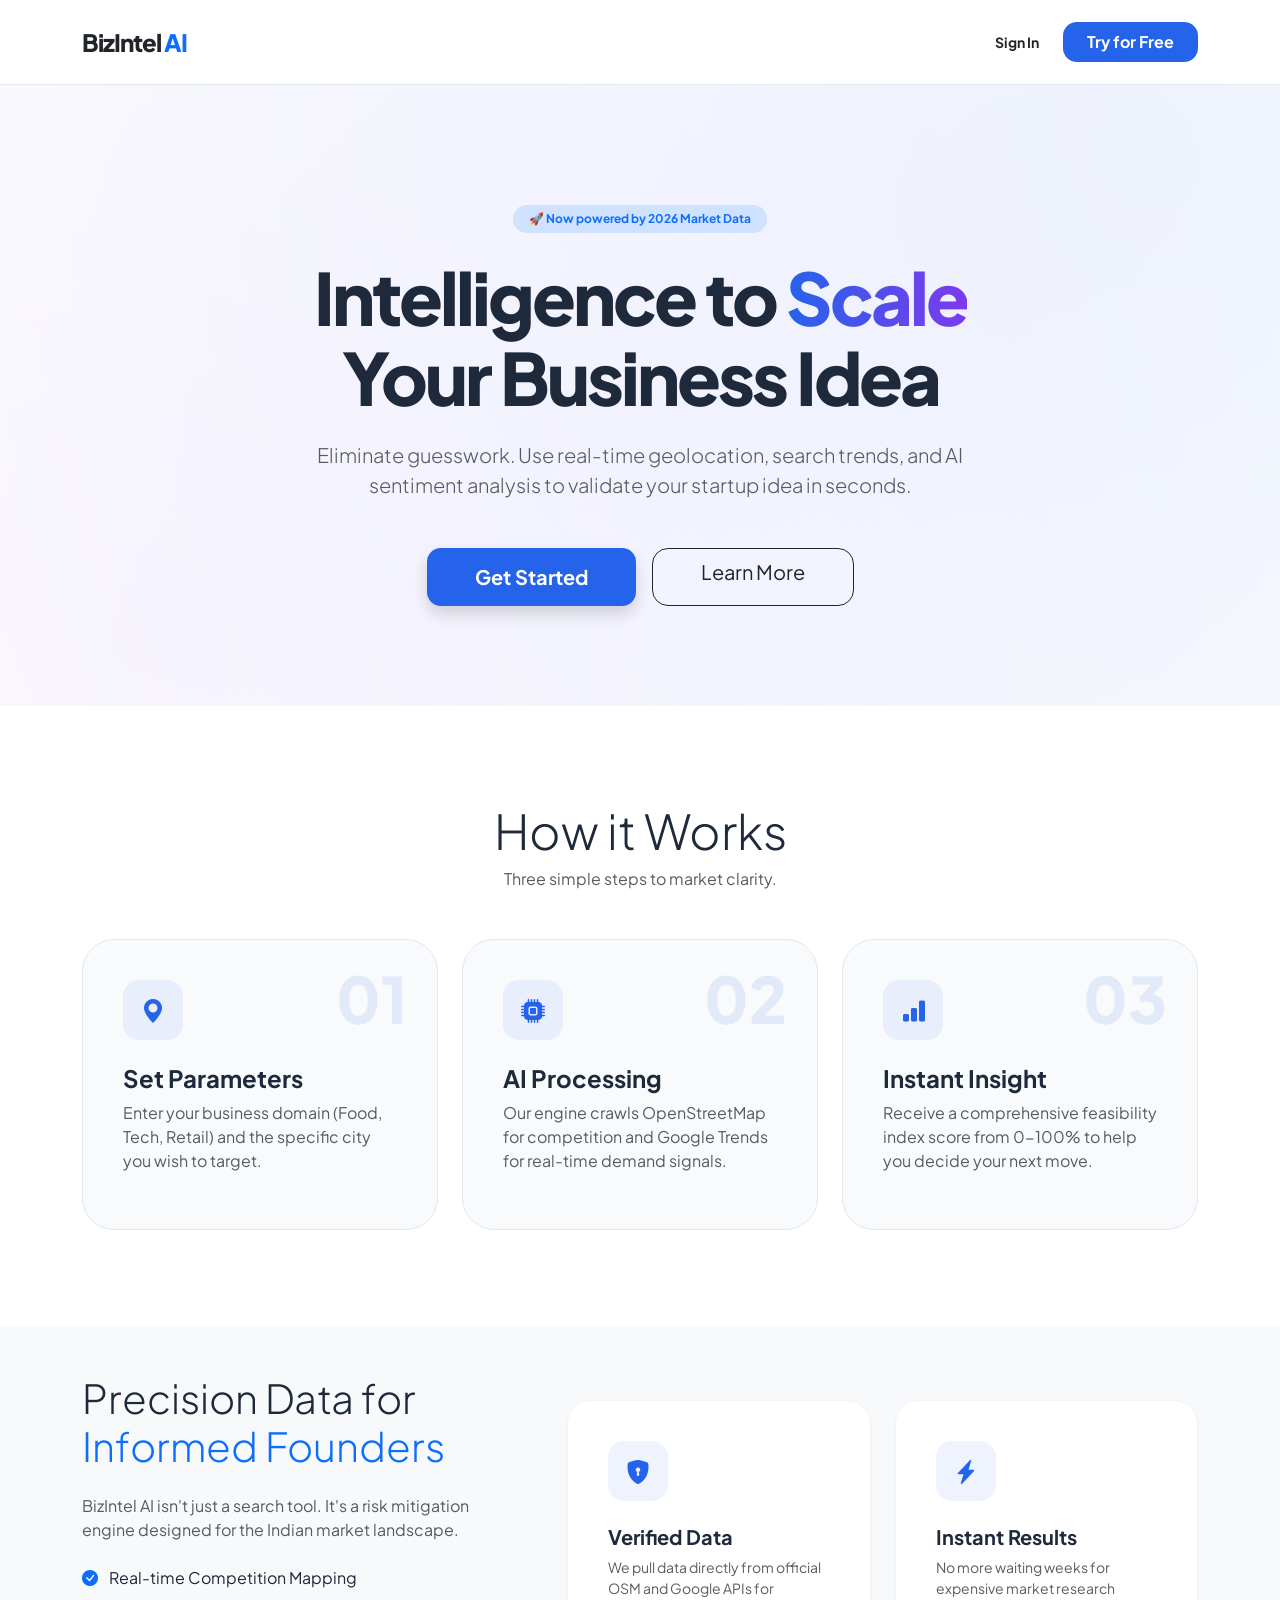
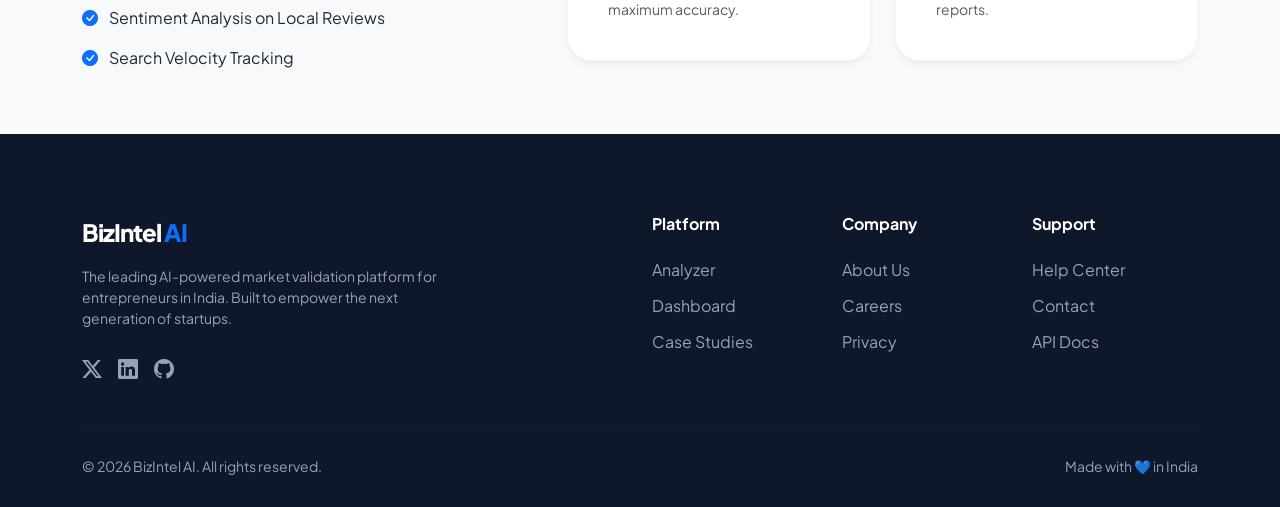
<file: templates/index.html>
<!DOCTYPE html>
<html lang="en">
<head>
    <meta charset="UTF-8">
    <meta name="viewport" content="width=device-width, initial-scale=1.0">
    <title>BizIntel AI | Smart Business Analyzer</title>
    <link href="https://fonts.googleapis.com/css2?family=Plus+Jakarta+Sans:wght@400;600;700;800&display=swap" rel="stylesheet">
    <link href="https://cdn.jsdelivr.net/npm/bootstrap@5.3.0/dist/css/bootstrap.min.css" rel="stylesheet">
    <link rel="stylesheet" href="https://cdn.jsdelivr.net/npm/bootstrap-icons@1.11.0/font/bootstrap-icons.css">
    
    <style>
        :root {
            --primary-blue: #2563eb;
            --soft-bg: #f8fafc;
            --dark-navy: #0f172a;
        }

        body {
            font-family: 'Plus Jakarta Sans', sans-serif;
            background-color: #ffffff;
            color: #1e293b;
            scroll-behavior: smooth;
        }

        /* --- NAVBAR --- */
        .navbar-custom {
            backdrop-filter: blur(12px);
            background: rgba(255, 255, 255, 0.9);
            border-bottom: 1px solid #e2e8f0;
            padding: 1.2rem 0;
        }

        .logo-text { font-weight: 800; font-size: 1.5rem; letter-spacing: -1px; }

        /* --- HERO SECTION --- */
        .hero-section {
            padding: 120px 0 100px;
            background: radial-gradient(circle at 90% 10%, rgba(37, 99, 235, 0.08), transparent),
                        radial-gradient(circle at 10% 90%, rgba(124, 58, 237, 0.05), transparent);
        }

        .hero-title {
            font-size: clamp(2.5rem, 6vw, 4.5rem);
            font-weight: 800;
            line-height: 1.1;
            letter-spacing: -3px;
            margin-bottom: 1.5rem;
        }

        .hero-title span {
            background: linear-gradient(90deg, #2563eb, #7c3aed);
            -webkit-background-clip: text;
            -webkit-text-fill-color: transparent;
        }

        /* --- HOW IT WORKS --- */
        .step-card {
            padding: 40px;
            border-radius: 32px;
            background: var(--soft-bg);
            border: 1px solid #e2e8f0;
            position: relative;
            height: 100%;
        }

        .step-number {
            font-weight: 800;
            font-size: 4rem;
            color: rgba(37, 99, 235, 0.1);
            position: absolute;
            top: 10px;
            right: 30px;
        }

        /* --- FEATURES --- */
        .feature-card {
            background: #ffffff;
            border: 1px solid #f1f5f9;
            border-radius: 24px;
            padding: 2.5rem;
            transition: all 0.4s cubic-bezier(0.4, 0, 0.2, 1);
            box-shadow: 0 4px 6px -1px rgba(0, 0, 0, 0.05);
        }

        .feature-card:hover {
            transform: translateY(-12px);
            box-shadow: 0 25px 50px -12px rgba(0, 0, 0, 0.08);
            border-color: var(--primary-blue);
        }

        .icon-circle {
            width: 60px;
            height: 60px;
            background: rgba(37, 99, 235, 0.08);
            color: var(--primary-blue);
            border-radius: 16px;
            display: flex;
            align-items: center;
            justify-content: center;
            font-size: 1.5rem;
            margin-bottom: 1.5rem;
        }

        /* --- FOOTER --- */
        .footer-main {
            background: var(--dark-navy);
            color: #94a3b8;
            padding: 80px 0 30px;
        }

        .footer-title { color: #ffffff; font-weight: 700; margin-bottom: 25px; }
        .footer-link { color: #94a3b8; text-decoration: none; transition: 0.3s; display: block; margin-bottom: 12px; }
        .footer-link:hover { color: #ffffff; padding-left: 5px; }

        .btn-primary-custom {
            background: var(--primary-blue);
            color: white;
            padding: 14px 32px;
            border-radius: 14px;
            font-weight: 700;
            border: none;
            transition: 0.3s;
        }

        .btn-primary-custom:hover {
            background: #1d4ed8;
            box-shadow: 0 12px 20px -5px rgba(37, 99, 235, 0.4);
        }
    </style>
</head>
<body>

    <nav class="navbar navbar-expand-lg navbar-custom sticky-top">
        <div class="container">
            <a class="navbar-brand logo-text text-dark" href="/">
                BizIntel <span class="text-primary">AI</span>
            </a>
            <div class="ms-auto d-flex align-items-center gap-4">
                <a href="/login" class="text-dark fw-bold text-decoration-none small">Sign In</a>
                <a href="/register" class="btn btn-primary-custom px-4 py-2 small">Try for Free</a>
            </div>
        </div>
    </nav>

    <header class="hero-section">
        <div class="container text-center">
            <span class="badge rounded-pill bg-primary-subtle text-primary px-3 py-2 fw-bold mb-4">
                🚀 Now powered by 2026 Market Data
            </span>
            <h1 class="hero-title mx-auto" style="max-width: 1000px;">
                Intelligence to <span>Scale</span> <br>Your Business Idea
            </h1>
            <p class="lead text-muted mb-5 mx-auto" style="max-width: 650px; font-size: 1.25rem;">
                Eliminate guesswork. Use real-time geolocation, search trends, and AI sentiment analysis to validate your startup idea in seconds.
            </p>
            <div class="d-flex justify-content-center gap-3">
                <a href="/login" class="btn btn-primary-custom btn-lg px-5 shadow">Get Started</a>
                <a href="#how-it-works" class="btn btn-outline-dark btn-lg px-5 rounded-4">Learn More</a>
            </div>
        </div>
    </header>

    <section id="how-it-works" class="py-5">
        <div class="container py-5">
            <div class="text-center mb-5">
                <h2 class="fw-800 display-5">How it Works</h2>
                <p class="text-muted">Three simple steps to market clarity.</p>
            </div>
            <div class="row g-4">
                <div class="col-md-4">
                    <div class="step-card">
                        <span class="step-number">01</span>
                        <div class="icon-circle"><i class="bi bi-geo-alt-fill"></i></div>
                        <h4 class="fw-bold">Set Parameters</h4>
                        <p class="text-muted">Enter your business domain (Food, Tech, Retail) and the specific city you wish to target.</p>
                    </div>
                </div>
                <div class="col-md-4">
                    <div class="step-card">
                        <span class="step-number">02</span>
                        <div class="icon-circle"><i class="bi bi-cpu-fill"></i></div>
                        <h4 class="fw-bold">AI Processing</h4>
                        <p class="text-muted">Our engine crawls OpenStreetMap for competition and Google Trends for real-time demand signals.</p>
                    </div>
                </div>
                <div class="col-md-4">
                    <div class="step-card">
                        <span class="step-number">03</span>
                        <div class="icon-circle"><i class="bi bi-bar-chart-fill"></i></div>
                        <h4 class="fw-bold">Instant Insight</h4>
                        <p class="text-muted">Receive a comprehensive feasibility index score from 0-100% to help you decide your next move.</p>
                    </div>
                </div>
            </div>
        </div>
    </section>

    <section class="py-5 bg-light">
        <div class="container">
            <div class="row g-5 align-items-center">
                <div class="col-lg-5">
                    <h2 class="display-6 fw-800 mb-4">Precision Data for <br><span class="text-primary">Informed Founders</span></h2>
                    <p class="text-muted mb-4">BizIntel AI isn't just a search tool. It's a risk mitigation engine designed for the Indian market landscape.</p>
                    <ul class="list-unstyled">
                        <li class="mb-3"><i class="bi bi-check-circle-fill text-primary me-2"></i> Real-time Competition Mapping</li>
                        <li class="mb-3"><i class="bi bi-check-circle-fill text-primary me-2"></i> Sentiment Analysis on Local Reviews</li>
                        <li class="mb-3"><i class="bi bi-check-circle-fill text-primary me-2"></i> Search Velocity Tracking</li>
                    </ul>
                </div>
                <div class="col-lg-7">
                    <div class="row g-4">
                        <div class="col-md-6">
                            <div class="feature-card">
                                <div class="icon-circle"><i class="bi bi-shield-lock-fill"></i></div>
                                <h5 class="fw-bold">Verified Data</h5>
                                <p class="small text-muted mb-0">We pull data directly from official OSM and Google APIs for maximum accuracy.</p>
                            </div>
                        </div>
                        <div class="col-md-6">
                            <div class="feature-card">
                                <div class="icon-circle"><i class="bi bi-lightning-charge-fill"></i></div>
                                <h5 class="fw-bold">Instant Results</h5>
                                <p class="small text-muted mb-0">No more waiting weeks for expensive market research reports.</p>
                            </div>
                        </div>
                    </div>
                </div>
            </div>
        </div>
    </section>

    <footer class="footer-main">
        <div class="container">
            <div class="row g-4">
                <div class="col-lg-4">
                    <a class="navbar-brand logo-text text-white mb-3 d-block" href="#">
                        BizIntel <span class="text-primary">AI</span>
                    </a>
                    <p class="small">The leading AI-powered market validation platform for entrepreneurs in India. Built to empower the next generation of startups.</p>
                    <div class="d-flex gap-3 fs-5 mt-4">
                        <i class="bi bi-twitter-x"></i>
                        <i class="bi bi-linkedin"></i>
                        <i class="bi bi-github"></i>
                    </div>
                </div>
                <div class="col-md-2 offset-lg-2">
                    <h6 class="footer-title">Platform</h6>
                    <a href="/analysis" class="footer-link">Analyzer</a>
                    <a href="/dashboard" class="footer-link">Dashboard</a>
                    <a href="/reports" class="footer-link">Case Studies</a>
                </div>
                <div class="col-md-2">
                    <h6 class="footer-title">Company</h6>
                    <a href="/about" class="footer-link">About Us</a>
                    <a href="/careers" class="footer-link">Careers</a>
                    <a href="/privacy" class="footer-link">Privacy</a>
                </div>
                <div class="col-md-2">
                    <h6 class="footer-title">Support</h6>
                    <a href="#" class="footer-link">Help Center</a>
                    <a href="#" class="footer-link">Contact</a>
                    <a href="#" class="footer-link">API Docs</a>
                </div>
            </div>
            <hr class="mt-5 mb-4" style="border-color: rgba(255,255,255,0.1);">
            <div class="row align-items-center">
                <div class="col-md-6 text-center text-md-start">
                    <p class="small mb-0">&copy; 2026 BizIntel AI. All rights reserved.</p>
                </div>
                <div class="col-md-6 text-center text-md-end">
                    <p class="small mb-0">Made with 💙 in India</p>
                </div>
            </div>
        </div>
    </footer>

    <script src="https://cdn.jsdelivr.net/npm/bootstrap@5.3.0/dist/js/bootstrap.bundle.min.js"></script>
</body>
</html>
</file>
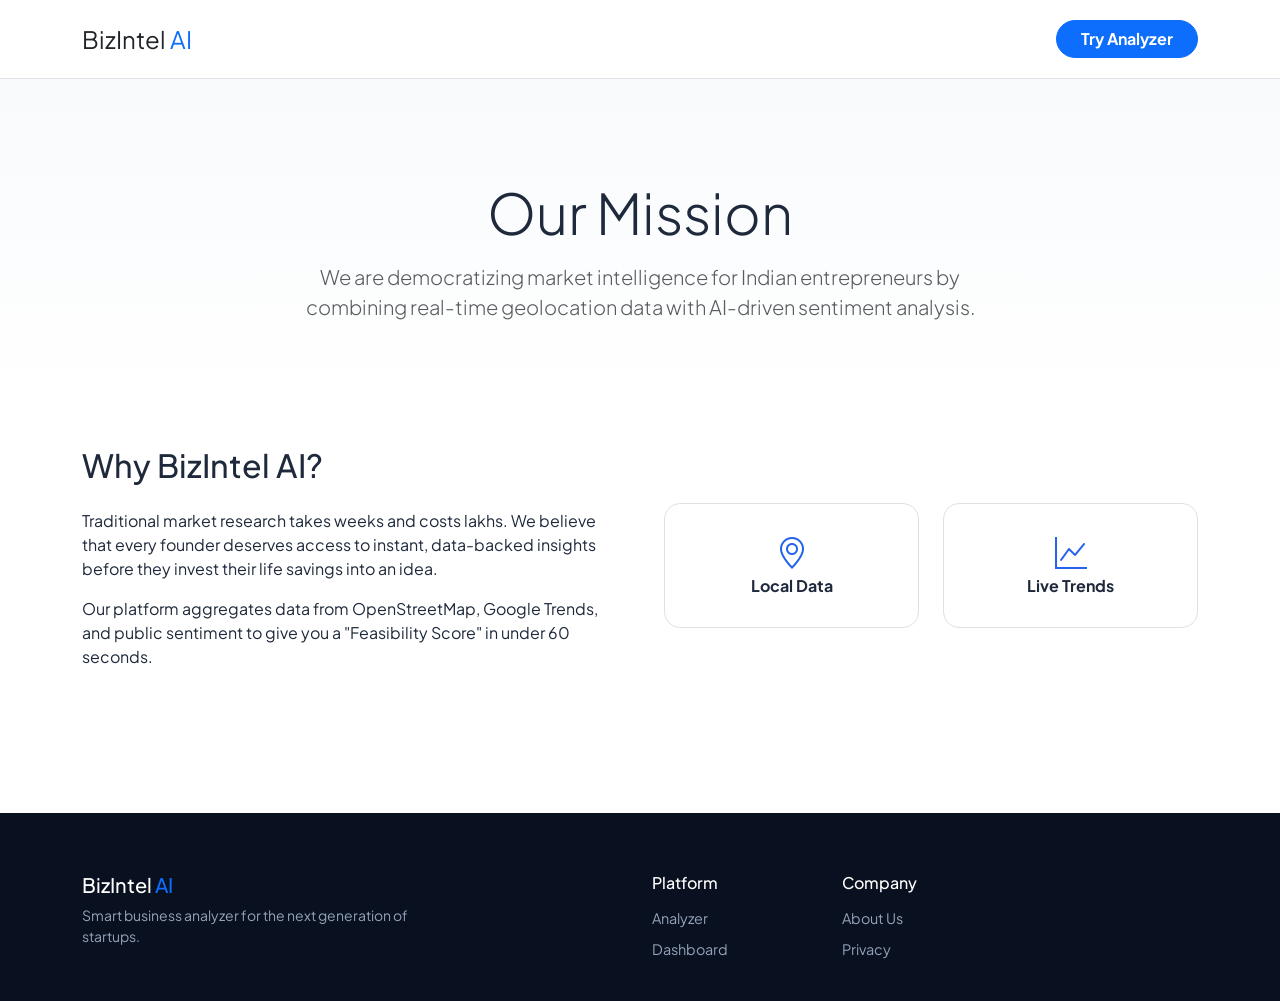
<file: templates/about.html>
<!DOCTYPE html>
<html lang="en">
<head>
    <meta charset="UTF-8">
    <meta name="viewport" content="width=device-width, initial-scale=1.0">
    <title>About Us | BizIntel AI</title>
    <link href="https://fonts.googleapis.com/css2?family=Plus+Jakarta+Sans:wght@400;600;700;800&display=swap" rel="stylesheet">
    <link href="https://cdn.jsdelivr.net/npm/bootstrap@5.3.0/dist/css/bootstrap.min.css" rel="stylesheet">
    <link rel="stylesheet" href="https://cdn.jsdelivr.net/npm/bootstrap-icons@1.11.0/font/bootstrap-icons.css">
    <style>
        :root { --primary-blue: #2563eb; --dark-navy: #091020; }
        body { font-family: 'Plus Jakarta Sans', sans-serif; background-color: #ffffff; color: #1e293b; }
        .hero-about { padding: 100px 0 60px; background: linear-gradient(to bottom, #f8fafc, #ffffff); }
        .feature-icon { font-size: 2rem; color: var(--primary-blue); margin-bottom: 20px; }
        .footer-main { background-color: var(--dark-navy); color: #94a3b8; padding: 60px 0 30px; margin-top: 80px; }
        .footer-link { color: #94a3b8; text-decoration: none; display: block; margin-bottom: 10px; font-size: 0.9rem; }
    </style>
</head>
<body>

    <nav class="navbar navbar-expand-lg border-bottom py-3 sticky-top bg-white">
        <div class="container">
            <a class="navbar-brand fw-800 fs-4 text-dark" href="/">BizIntel <span class="text-primary">AI</span></a>
            <div class="ms-auto"><a href="/analysis" class="btn btn-primary rounded-pill px-4 fw-bold">Try Analyzer</a></div>
        </div>
    </nav>

    <header class="hero-about text-center">
        <div class="container">
            <h1 class="display-4 fw-800 mb-3">Our Mission</h1>
            <p class="lead text-muted mx-auto" style="max-width: 700px;">We are democratizing market intelligence for Indian entrepreneurs by combining real-time geolocation data with AI-driven sentiment analysis.</p>
        </div>
    </header>

    <section class="py-5">
        <div class="container">
            <div class="row g-5 align-items-center">
                <div class="col-lg-6">
                    <h2 class="fw-800 mb-4">Why BizIntel AI?</h2>
                    <p>Traditional market research takes weeks and costs lakhs. We believe that every founder deserves access to instant, data-backed insights before they invest their life savings into an idea.</p>
                    <p>Our platform aggregates data from OpenStreetMap, Google Trends, and public sentiment to give you a "Feasibility Score" in under 60 seconds.</p>
                </div>
                <div class="col-lg-6">
                    <div class="row g-4 text-center">
                        <div class="col-6"><div class="p-4 border rounded-4"><i class="bi bi-geo-alt feature-icon"></i><h6 class="fw-bold">Local Data</h6></div></div>
                        <div class="col-6"><div class="p-4 border rounded-4"><i class="bi bi-graph-up feature-icon"></i><h6 class="fw-bold">Live Trends</h6></div></div>
                    </div>
                </div>
            </div>
        </div>
    </section>

    <footer class="footer-main">
        <div class="container">
            <div class="row g-4">
                <div class="col-lg-4"><h5 class="text-white fw-800">BizIntel <span class="text-primary">AI</span></h5><p class="small">Smart business analyzer for the next generation of startups.</p></div>
                <div class="col-md-2 offset-lg-2"><h6 class="text-white mb-3">Platform</h6><a href="/analysis" class="footer-link">Analyzer</a><a href="/dashboard" class="footer-link">Dashboard</a></div>
                <div class="col-md-2"><h6 class="text-white mb-3">Company</h6><a href="/about" class="footer-link">About Us</a><a href="/privacy" class="footer-link">Privacy</a></div>
            </div>
        </div>
    </footer>
</body>
</html>
</file>
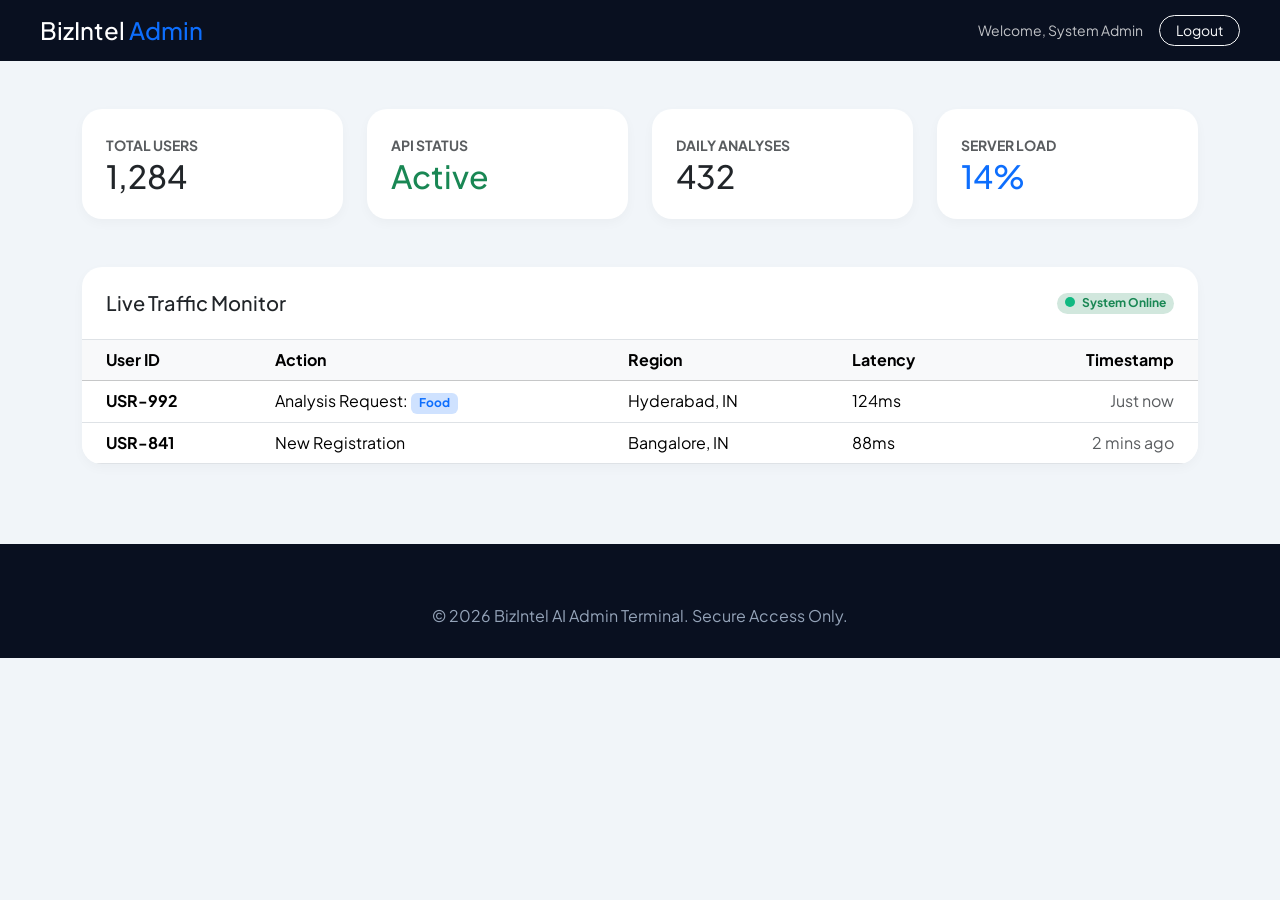
<file: templates/admin_monitor.html>
<!DOCTYPE html>
<html lang="en">
<head>
    <meta charset="UTF-8">
    <meta name="viewport" content="width=device-width, initial-scale=1.0">
    <title>Admin Monitor | BizIntel AI</title>
    <link href="https://fonts.googleapis.com/css2?family=Plus+Jakarta+Sans:wght@400;600;700;800&display=swap" rel="stylesheet">
    <link href="https://cdn.jsdelivr.net/npm/bootstrap@5.3.0/dist/css/bootstrap.min.css" rel="stylesheet">
    <link rel="stylesheet" href="https://cdn.jsdelivr.net/npm/bootstrap-icons@1.11.0/font/bootstrap-icons.css">
    <style>
        :root { --primary-blue: #2563eb; --dark-navy: #091020; }
        body { background-color: #f1f5f9; font-family: 'Plus Jakarta Sans', sans-serif; }
        .admin-nav { background: var(--dark-navy); color: white; padding: 15px 40px; }
        .stat-card { background: white; border-radius: 20px; border: none; box-shadow: 0 4px 12px rgba(0,0,0,0.03); transition: 0.3s; }
        .stat-card:hover { transform: translateY(-5px); }
        .status-dot { height: 10px; width: 10px; background-color: #10b981; border-radius: 50%; display: inline-block; margin-right: 5px; }
        .footer-main { background-color: var(--dark-navy); color: #94a3b8; padding: 60px 0 30px; margin-top: 80px; }
        .footer-link { color: #94a3b8; text-decoration: none; display: block; margin-bottom: 10px; font-size: 0.9rem; }
    </style>
</head>
<body>

    <nav class="admin-nav d-flex justify-content-between align-items-center">
        <h4 class="mb-0 fw-800">BizIntel <span class="text-primary">Admin</span></h4>
        <div class="d-flex align-items-center gap-3">
            <span class="small opacity-75">Welcome, System Admin</span>
            <a href="/logout" class="btn btn-outline-light btn-sm rounded-pill px-3">Logout</a>
        </div>
    </nav>

    <div class="container mt-5">
        <div class="row g-4 mb-5">
            <div class="col-md-3">
                <div class="stat-card p-4">
                    <small class="text-muted fw-bold">TOTAL USERS</small>
                    <h2 class="fw-800 mb-0">1,284</h2>
                </div>
            </div>
            <div class="col-md-3">
                <div class="stat-card p-4">
                    <small class="text-muted fw-bold">API STATUS</small>
                    <h2 class="fw-800 mb-0 text-success">Active</h2>
                </div>
            </div>
            <div class="col-md-3">
                <div class="stat-card p-4">
                    <small class="text-muted fw-bold">DAILY ANALYSES</small>
                    <h2 class="fw-800 mb-0">432</h2>
                </div>
            </div>
            <div class="col-md-3">
                <div class="stat-card p-4">
                    <small class="text-muted fw-bold">SERVER LOAD</small>
                    <h2 class="fw-800 mb-0 text-primary">14%</h2>
                </div>
            </div>
        </div>

        <div class="card stat-card p-0 overflow-hidden">
            <div class="p-4 border-bottom d-flex justify-content-between align-items-center">
                <h5 class="fw-800 mb-0">Live Traffic Monitor</h5>
                <span class="badge bg-success-subtle text-success rounded-pill"><span class="status-dot"></span> System Online</span>
            </div>
            <div class="table-responsive">
                <table class="table table-hover mb-0">
                    <thead class="table-light">
                        <tr>
                            <th class="ps-4">User ID</th>
                            <th>Action</th>
                            <th>Region</th>
                            <th>Latency</th>
                            <th class="text-end pe-4">Timestamp</th>
                        </tr>
                    </thead>
                    <tbody>
                        <tr>
                            <td class="ps-4 fw-bold">USR-992</td>
                            <td>Analysis Request: <span class="badge bg-primary-subtle text-primary">Food</span></td>
                            <td>Hyderabad, IN</td>
                            <td>124ms</td>
                            <td class="text-end pe-4 text-muted">Just now</td>
                        </tr>
                        <tr>
                            <td class="ps-4 fw-bold">USR-841</td>
                            <td>New Registration</td>
                            <td>Bangalore, IN</td>
                            <td>88ms</td>
                            <td class="text-end pe-4 text-muted">2 mins ago</td>
                        </tr>
                    </tbody>
                </table>
            </div>
        </div>
    </div>

    <footer class="footer-main">
        <div class="container text-center">
            <p class="mb-0">© 2026 BizIntel AI Admin Terminal. Secure Access Only.</p>
        </div>
    </footer>

</body>
</html>
</file>
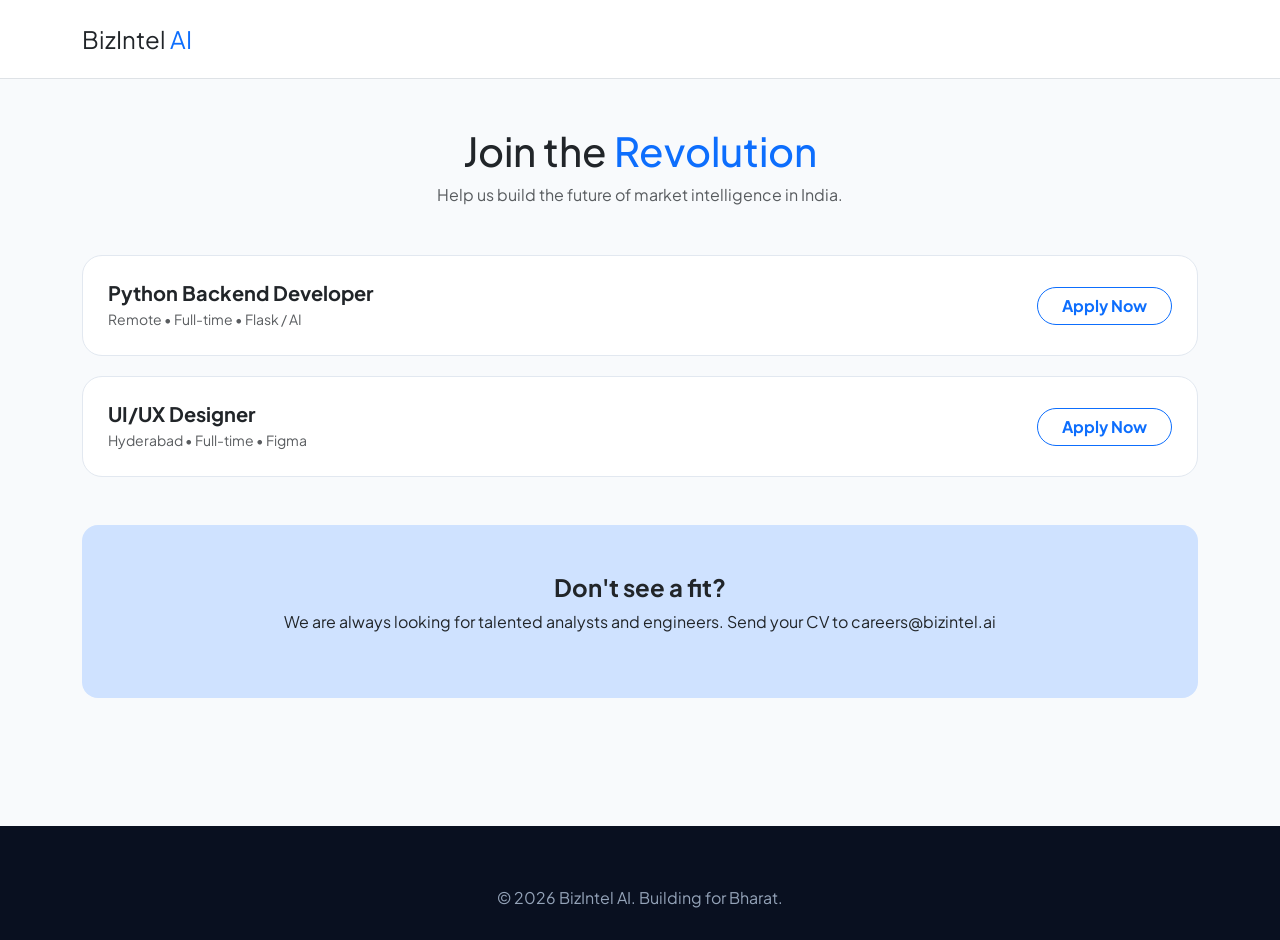
<file: templates/careers.html>
<!DOCTYPE html>
<html lang="en">
<head>
    <meta charset="UTF-8">
    <meta name="viewport" content="width=device-width, initial-scale=1.0">
    <title>Careers | BizIntel AI</title>
    <link href="https://fonts.googleapis.com/css2?family=Plus+Jakarta+Sans:wght@400;600;700;800&display=swap" rel="stylesheet">
    <link href="https://cdn.jsdelivr.net/npm/bootstrap@5.3.0/dist/css/bootstrap.min.css" rel="stylesheet">
    <link rel="stylesheet" href="https://cdn.jsdelivr.net/npm/bootstrap-icons@1.11.0/font/bootstrap-icons.css">
    <style>
        :root { --primary-blue: #2563eb; --dark-navy: #091020; }
        body { font-family: 'Plus Jakarta Sans', sans-serif; background-color: #f8fafc; }
        .job-card { background: white; border-radius: 20px; padding: 25px; border: 1px solid #e2e8f0; transition: 0.3s; margin-bottom: 20px; }
        .job-card:hover { border-color: var(--primary-blue); transform: translateY(-5px); }
        .footer-main { background-color: var(--dark-navy); color: #94a3b8; padding: 60px 0 30px; margin-top: 80px; }
    </style>
</head>
<body>
    <nav class="navbar navbar-expand-lg border-bottom py-3 bg-white">
        <div class="container"><a class="navbar-brand fw-800 fs-4 text-dark" href="/">BizIntel <span class="text-primary">AI</span></a></div>
    </nav>

    <div class="container py-5">
        <div class="text-center mb-5">
            <h1 class="fw-800">Join the <span class="text-primary">Revolution</span></h1>
            <p class="text-muted">Help us build the future of market intelligence in India.</p>
        </div>

        <div class="job-card d-flex justify-content-between align-items-center">
            <div><h5 class="fw-bold mb-1">Python Backend Developer</h5><p class="text-muted small mb-0">Remote • Full-time • Flask / AI</p></div>
            <button class="btn btn-outline-primary fw-bold rounded-pill px-4">Apply Now</button>
        </div>

        <div class="job-card d-flex justify-content-between align-items-center">
            <div><h5 class="fw-bold mb-1">UI/UX Designer</h5><p class="text-muted small mb-0">Hyderabad • Full-time • Figma</p></div>
            <button class="btn btn-outline-primary fw-bold rounded-pill px-4">Apply Now</button>
        </div>

        <div class="text-center mt-5 p-5 bg-primary-subtle rounded-4">
            <h4 class="fw-bold">Don't see a fit?</h4>
            <p>We are always looking for talented analysts and engineers. Send your CV to careers@bizintel.ai</p>
        </div>
    </div>

    <footer class="footer-main">
        <div class="container text-center"><p class="mb-0">© 2026 BizIntel AI. Building for Bharat.</p></div>
    </footer>
</body>
</html>
</file>
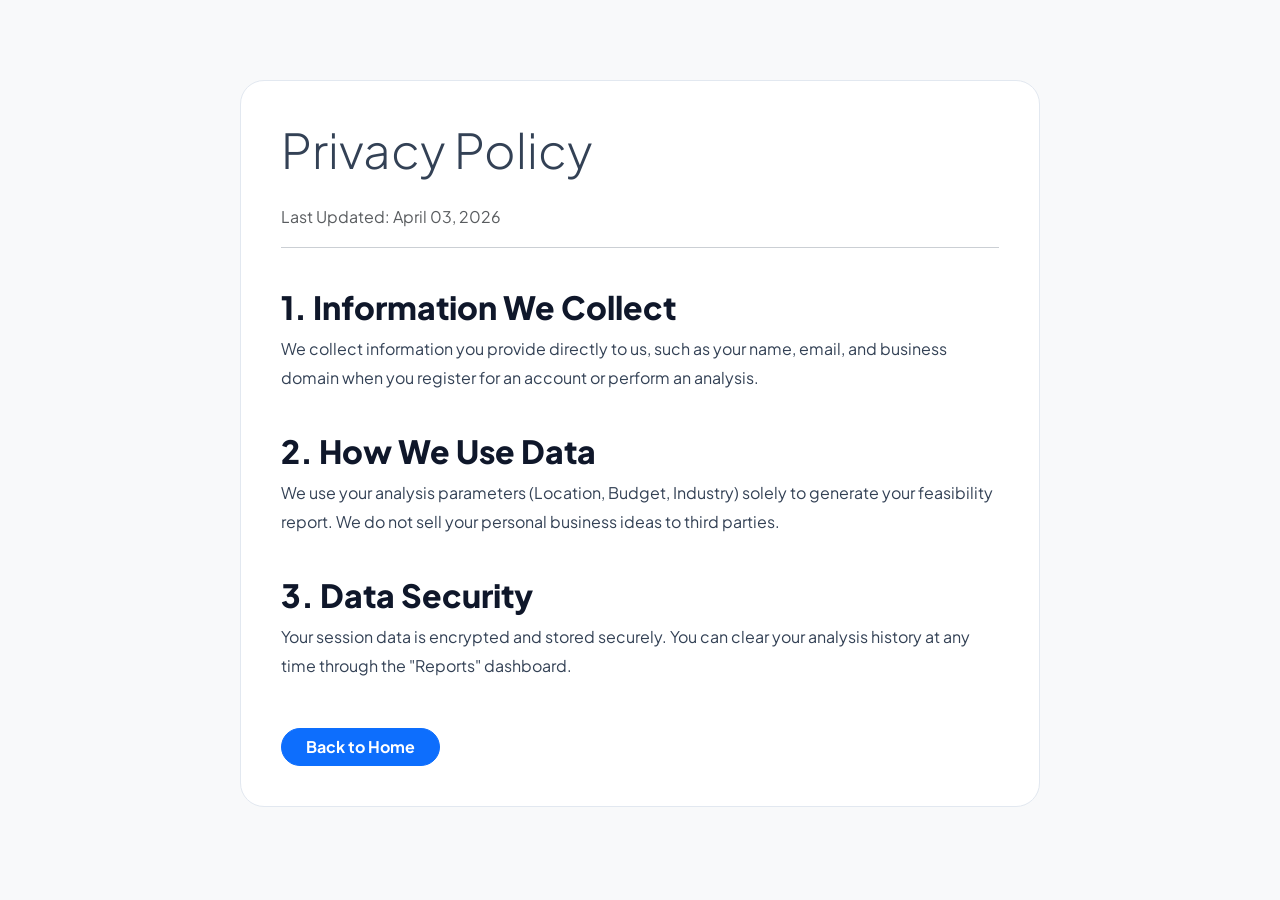
<file: templates/privacy.html>
<!DOCTYPE html>
<html lang="en">
<head>
    <meta charset="UTF-8">
    <meta name="viewport" content="width=device-width, initial-scale=1.0">
    <title>Privacy Policy | BizIntel AI</title>
    <link href="https://fonts.googleapis.com/css2?family=Plus+Jakarta+Sans:wght@400;600;700;800&display=swap" rel="stylesheet">
    <link href="https://cdn.jsdelivr.net/npm/bootstrap@5.3.0/dist/css/bootstrap.min.css" rel="stylesheet">
    <style>
        body { font-family: 'Plus Jakarta Sans', sans-serif; line-height: 1.8; color: #334155; }
        .policy-container { max-width: 800px; margin: 80px auto; padding: 40px; background: #fff; border-radius: 24px; border: 1px solid #e2e8f0; }
        h2 { font-weight: 800; color: #0f172a; margin-top: 40px; }
    </style>
</head>
<body class="bg-light">
    <div class="policy-container">
        <h1 class="fw-800 display-5 mb-4">Privacy Policy</h1>
        <p class="text-muted">Last Updated: April 03, 2026</p>
        <hr>
        <h2>1. Information We Collect</h2>
        <p>We collect information you provide directly to us, such as your name, email, and business domain when you register for an account or perform an analysis.</p>
        
        <h2>2. How We Use Data</h2>
        <p>We use your analysis parameters (Location, Budget, Industry) solely to generate your feasibility report. We do not sell your personal business ideas to third parties.</p>

        <h2>3. Data Security</h2>
        <p>Your session data is encrypted and stored securely. You can clear your analysis history at any time through the "Reports" dashboard.</p>
        
        <div class="mt-5"><a href="/" class="btn btn-primary fw-bold rounded-pill px-4">Back to Home</a></div>
    </div>
</body>
</html>
</file>
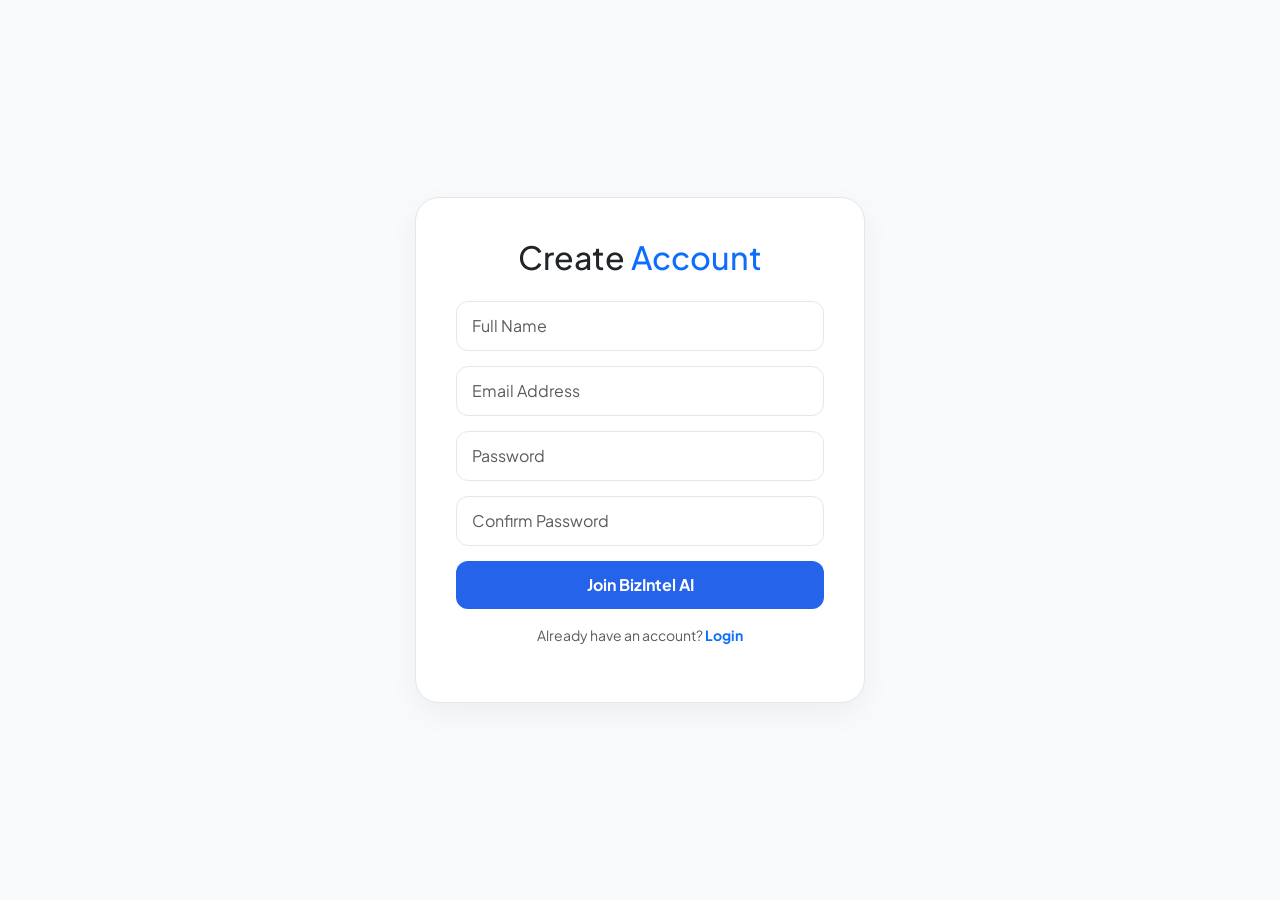
<file: templates/register.html>
<!DOCTYPE html>
<html lang="en">
<head>
    <meta charset="UTF-8">
    <meta name="viewport" content="width=device-width, initial-scale=1.0">
    <title>Register | BizIntel AI</title>
    <link href="https://fonts.googleapis.com/css2?family=Plus+Jakarta+Sans:wght@400;600;700;800&display=swap" rel="stylesheet">
    <link href="https://cdn.jsdelivr.net/npm/bootstrap@5.3.0/dist/css/bootstrap.min.css" rel="stylesheet">
    <style>
        body { background-color: #f8fafc; font-family: 'Plus Jakarta Sans', sans-serif; height: 100vh; display: flex; align-items: center; justify-content: center; }
        .auth-card { background: white; padding: 40px; border-radius: 24px; border: 1px solid #e2e8f0; box-shadow: 0 10px 30px rgba(0,0,0,0.05); width: 100%; max-width: 450px; }
        .form-control { border-radius: 12px; padding: 12px 15px; margin-bottom: 15px; border: 1px solid #e2e8f0; }
        .btn-primary { border-radius: 12px; padding: 12px; font-weight: 700; background: #2563eb; border: none; }
    </style>
</head>
<body>
    <div class="auth-card text-center">
        <h2 class="fw-800 mb-4">Create <span class="text-primary">Account</span></h2>
        <form action="/register" method="POST">
            <input type="text" name="name" class="form-control" placeholder="Full Name" required>
            <input type="email" name="email" class="form-control" placeholder="Email Address" required>
            <input type="password" name="password" class="form-control" placeholder="Password" required>
            <input type="password" name="confirm_password" class="form-control" placeholder="Confirm Password" required>
            <button type="submit" class="btn btn-primary w-100">Join BizIntel AI</button>
            <p class="mt-3 small text-muted">Already have an account? <a href="/login" class="text-primary fw-bold text-decoration-none">Login</a></p>
        </form>
    </div>
</body>
</html>
</file>
